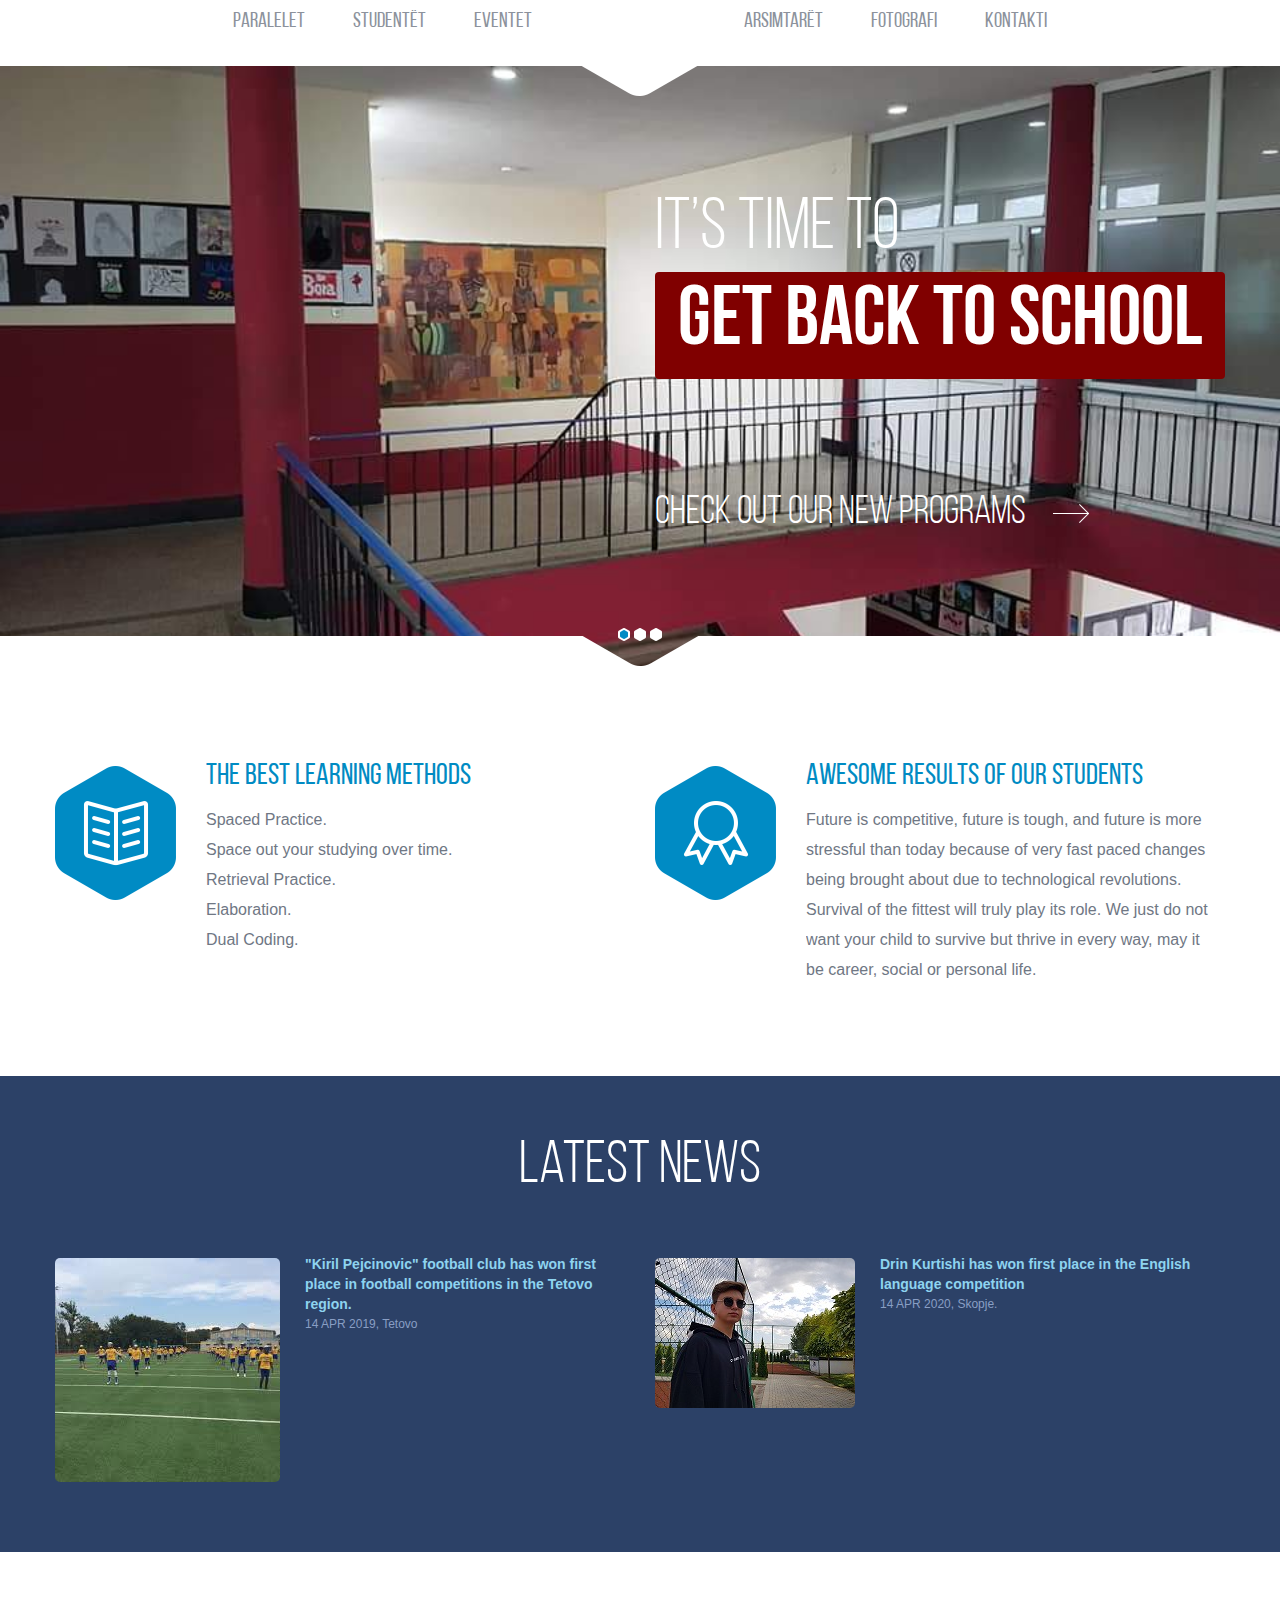
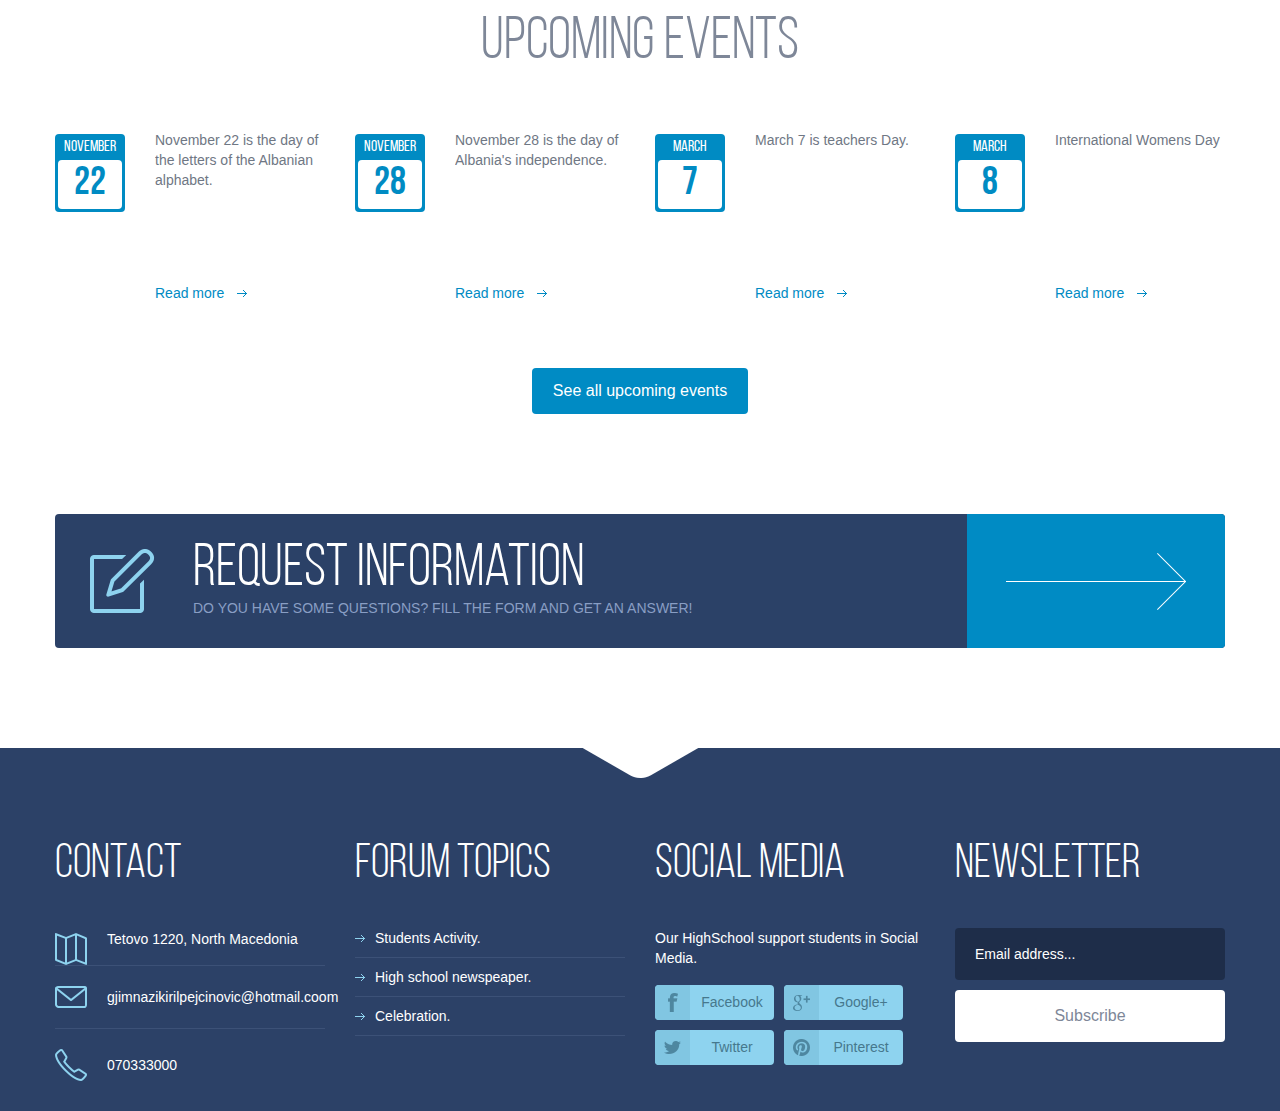
<file: index.html>
<!DOCTYPE html>
<!--[if IE 8]> <html class="ie8 oldie" lang="en"> <![endif]-->
<!--[if gt IE 8]><!-->
<html lang="en">
<!--<![endif]-->

<head>
	<meta charset="utf-8">
	<title>Kiril Pejcinovic</title>
	<meta name="viewport" content="width=device-width, 
		initial-scale=1, maximum-scale=1,
		 minimum-scale=1, user-scalable=no">
	<link rel="stylesheet" media="all" href="css/style.css">
	<!--[if lt IE 9]>
		<script src="http://html5shiv.googlecode.com/svn/trunk/html5.js"></script>
	<![endif]-->
</head>

<body>

	<header id="header">
		<div class="container">
			<a href="index.html" </a>
				<div class="menu-trigger"></div>
				<nav id="menu">
					<ul>
						<li><a href="events.html">Paralelet</a></li>
						<li><a href="gallery.html">Studentët</a></li>
						<li><a href="events.html">Eventet</a></li>
					</ul>
					<ul>
						<li><a href="gallery.html">Arsimtarët</a></li>
						<li><a href="gallery.html">Fotografi</a></li>
						<li><a href="#fancy" class="get-contact">Kontakti</a></li>
					</ul>
				</nav>
				<!-- / navigation -->
		</div>
		<!-- / container -->

	</header>
	<!-- / header -->

	<div class="slider">
		<ul class="bxslider">
			<li>
				<div class="container">
					<div class="info">
						<h2>It’s Time to <br><span>Get back to school</span></h2>
						<a href="#">Check out our new programs</a>
					</div>
				</div>
				<!-- / content -->
			</li>
			<li>
				<div class="container">
					<div class="info">
						<h2>It’s Time to <br><span>Get back to school</span></h2>
						<a href="#">Check out our new programs</a>
					</div>
				</div>
				<!-- / content -->
			</li>
			<li>
				<div class="container">
					<div class="info">
						<h2>It’s Time to <br><span>Get back to school</span></h2>
						<a href="#">Check out our new programs</a>
					</div>
				</div>
				<!-- / content -->
			</li>
		</ul>
		<div class="bg-bottom"></div>
	</div>

	<section class="posts">
		<div class="container">
			<article>
				<div class="pic"><img width="121" src="images/2.png" alt=""></div>
				<div class="info">
					<h3>The best learning methods</h3>
					<p>Spaced Practice.
						<br />
						Space out your studying over time.
						<br />
						Retrieval Practice.
						<br />
						Elaboration.
						<br />
						Dual Coding. </p>
				</div>
			</article>
			<article>
				<div class="pic"><img width="121" src="images/3.png" alt=""></div>
				<div class="info">
					<h3>Awesome results of our students</h3>
					<p>Future is competitive, future is tough, and future is more stressful than today because of very
						fast paced changes being brought about due to technological revolutions. Survival of the fittest
						will truly play its role. We just do not want your child to survive but thrive in every way, may
						it be career, social or personal life.
					</p>
				</div>
			</article>
		</div>
		<!-- / container -->
	</section>

	<section class="news">
		<div class="container">
			<h2>Latest news</h2>
			<article>
				<div class="pic"><img src="images/images.jfif" alt=""></div>
				<div class="info">
					<h4>
						"Kiril Pejcinovic" football club has won first place in football competitions in the Tetovo
						region. </h4>
					<p class="date">14 APR 2019, Tetovo</p>

				</div>
			</article>
			<article>
				<div class="pic"><img src="images/Drini.jpg" alt=""></div>
				<div class="info">
					<h4>Drin Kurtishi has won first place in the English language competition </h4>
					<p class="date">14 APR 2020, Skopje.</p>
					<p></p>

				</div>
			</article>

		</div>
		<!-- / container -->
	</section>

	<section class="events">
		<div class="container">
			<h2>Upcoming events</h2>
			<article>
				<div class="current-date">
					<p>November</p>
					<p class="date">22</p>
				</div>
				<div class="info">
					<p>November 22 is the day of the letters of the Albanian alphabet.</p>
					<a class="more" href="#">Read more</a>
				</div>
			</article>
			<article>
				<div class="current-date">
					<p>November</p>
					<p class="date">28</p>
				</div>
				<div class="info">
					<p> November 28 is the day of Albania's independence.</p>
					<a class="more" href="#">Read more</a>
				</div>
			</article>
			<article>
				<div class="current-date">
					<p>March</p>
					<p class="date">7</p>
				</div>
				<div class="info">
					<p> March 7 is teachers Day.</p>
					<a class="more" href="#">Read more</a>
				</div>
			</article>
			<article>
				<div class="current-date">
					<p>March</p>
					<p class="date">8</p>
				</div>
				<div class="info">
					<p> International Womens Day</p>
					<a class="more" href="#">Read more</a>
				</div>
			</article>
			<div class="btn-holder">
				<a class="btn blue" href="#">See all upcoming events</a>
			</div>
		</div>
		<!-- / container -->
	</section>
	<div class="container">
		<a href="#fancy" class="info-request">
			<span class="holder">
				<span class="title">Request information</span>
				<span class="text">Do you have some questions? Fill the form and get an answer!</span>
			</span>
			<span class="arrow"></span>
		</a>
	</div>

	<footer id="footer">
		<div class="container">
			<section>
				<article class="col-1">
					<h3>Contact</h3>
					<ul>
						<li class="address"><a href="#">Tetovo 1220, North Macedonia</a></li>
						<li class="mail"><a href="#">gjimnazikirilpejcinovic@hotmail.coom</a></li>
						<li class="phone last"><a href="#">070333000</a></li>
					</ul>
				</article>
				<article class="col-2">
					<h3>Forum topics</h3>
					<ul>
						<li><a href="#">Students Activity.</a></li>
						<li><a href="#">High school newspeaper.</a></li>
						<li><a href="#">Celebration.</a></li>

					</ul>
				</article>
				<article class="col-3">
					<h3>Social media</h3>
					<p>Our HighSchool support students in Social Media.</p>
					<ul>
						<li class="facebook"><a href="#">Facebook</a></li>
						<li class="google-plus"><a href="#">Google+</a></li>
						<li class="twitter"><a href="#">Twitter</a></li>
						<li class="pinterest"><a href="#">Pinterest</a></li>
					</ul>
				</article>
				<article class="col-4">
					<h3>Newsletter</h3>

					<form action="#">
						<input placeholder="Email address..." type="text">
						<button type="submit">Subscribe</button>
					</form>
					<ul>
						<li><a href="#"></a></li>
					</ul>
				</article>
			</section>

		</div>
		<!-- / container -->
	</footer>
	<!-- / footer -->

	<div id="fancy">
		<h2>Request information</h2>
		<form action="#">
			<div class="left">
				<fieldset class="mail"><input placeholder="Email address..." type="text"></fieldset>
				<fieldset class="name"><input placeholder="Name..." type="text"></fieldset>
				<fieldset class="subject"><select>
						<option>Choose subject...</option>
						<option>Choose subject...</option>
						<option>Choose subject...</option>
					</select></fieldset>
			</div>
			<div class="right">
				<fieldset class="question"><textarea placeholder="Question..."></textarea></fieldset>
			</div>
			<div class="btn-holder">
				<button class="btn blue" type="submit">Send request</button>
			</div>
		</form>
	</div>

	<script src="http://code.jquery.com/jquery-1.11.1.min.js"></script>
	<script>window.jQuery || document.write("<script src='js/jquery-1.11.1.min.js'>\x3C/script>")</script>
	<script src="js/plugins.js"></script>
	<script src="js/main.js"></script>
</body>

</html>
</file>
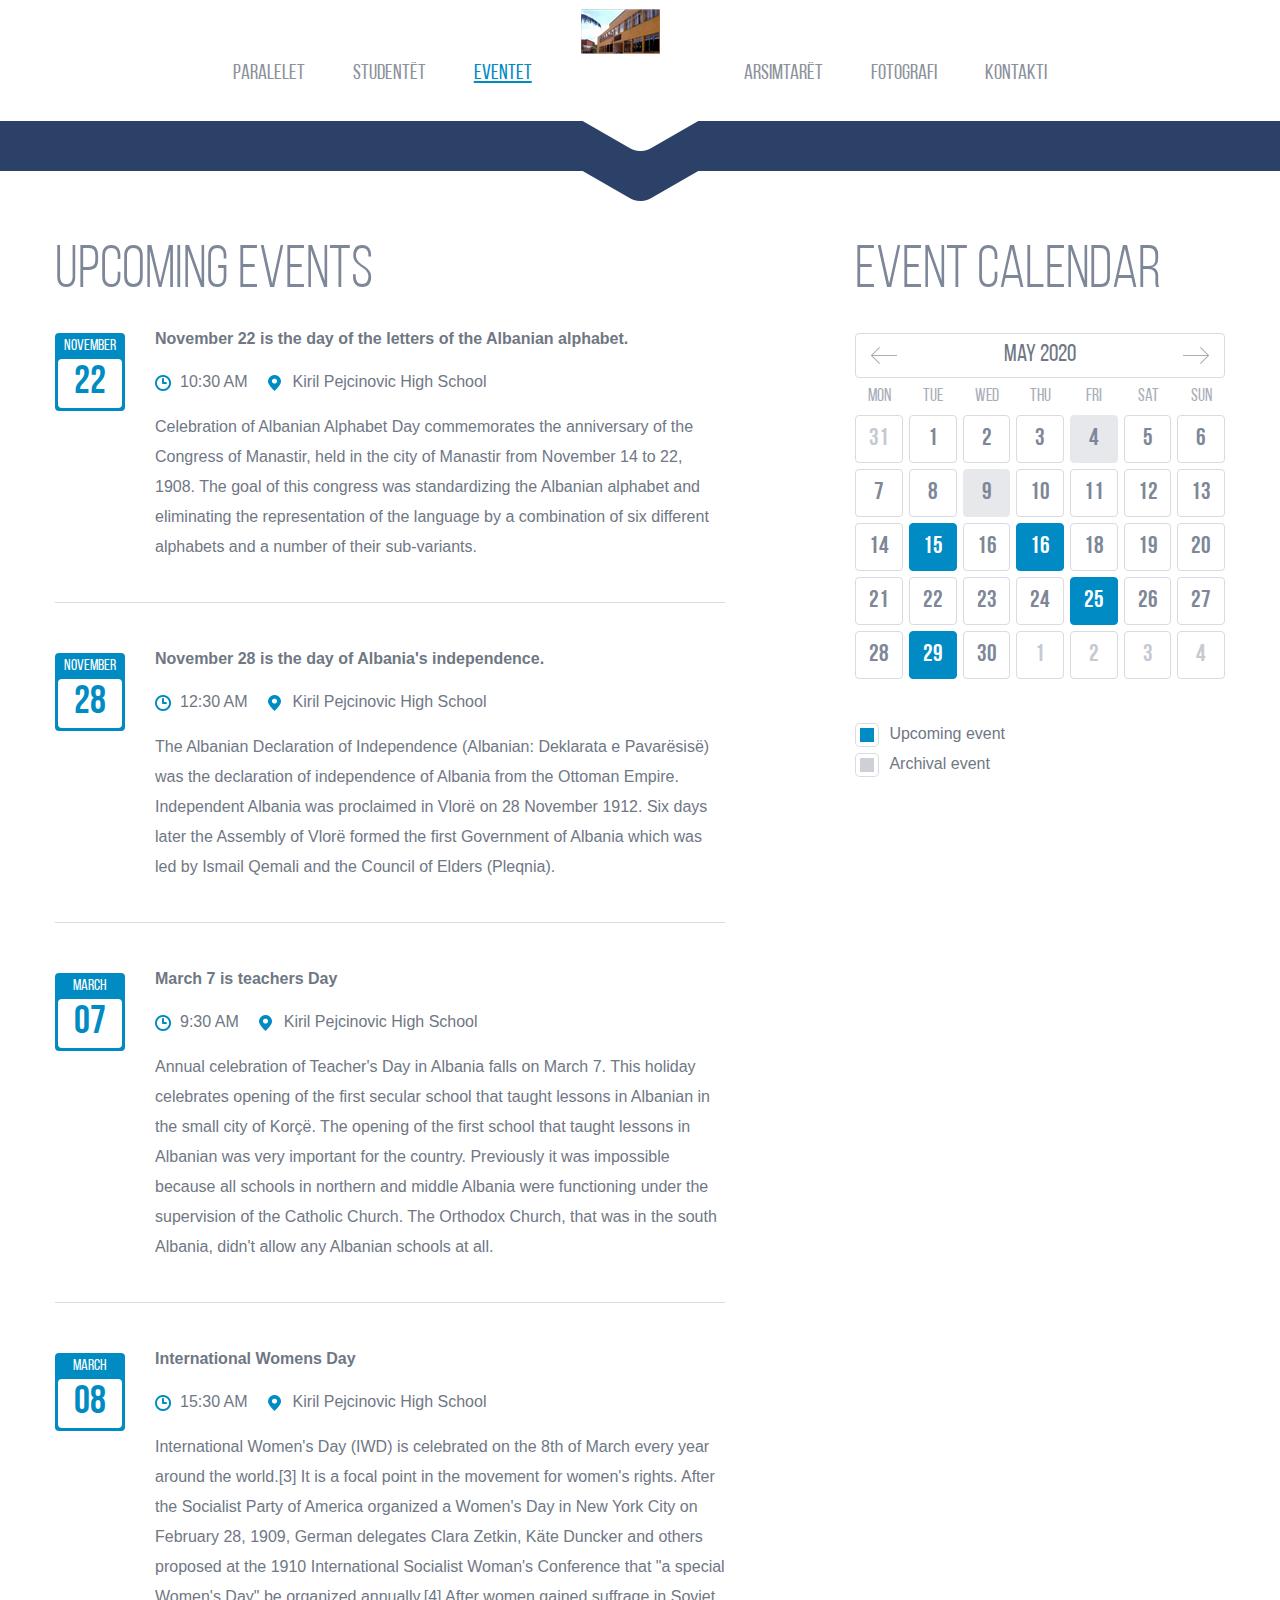
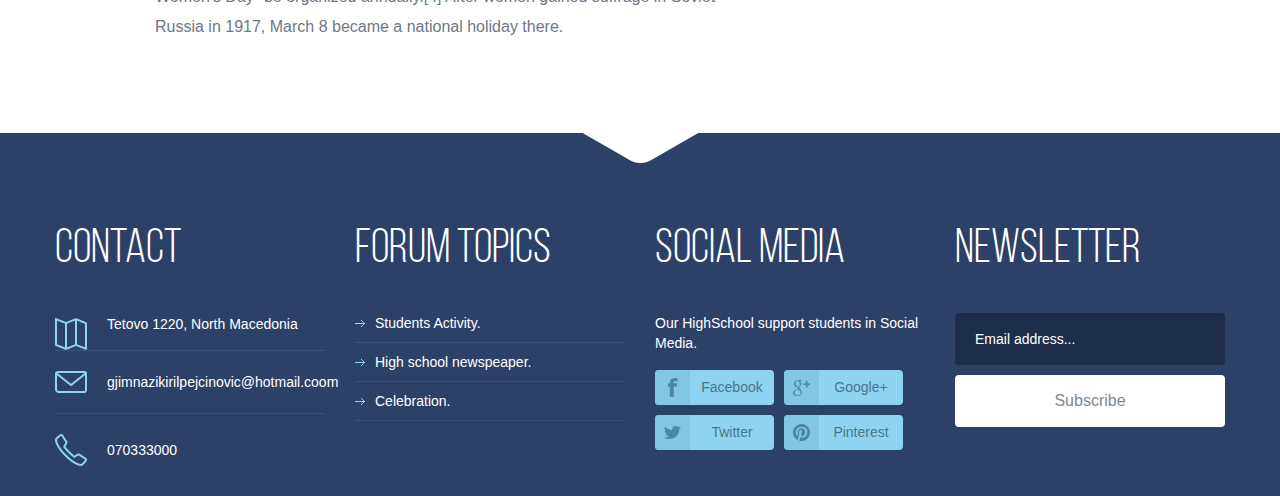
<file: events.html>
<!DOCTYPE html>
<!--[if IE 8]> <html class="ie8 oldie" lang="en"> <![endif]-->
<!--[if gt IE 8]><!-->
<html lang="en">
<!--<![endif]-->

<head>
	<meta charset="utf-8">
	<title>Kiril Pejcinovic</title>
	<meta name="viewport"
		content="width=device-width, initial-scale=1, maximum-scale=1, minimum-scale=1, user-scalable=no">
	<link rel="stylesheet" media="all" href="css/style.css">
	<!--[if lt IE 9]>
		<script src="http://html5shiv.googlecode.com/svn/trunk/html5.js"></script>
	<![endif]-->
</head>

<body>

	<header id="header">
		<div class="container">
			<a href="index.html" id="logo" title="KirilPejcinovic">
				Kiril Pejcinovic</a>
			<div class="menu-trigger"></div>
			<nav id="menu">
				<ul>
					<li><a href="events.html">Paralelet</a></li>
					<li><a href="gallery.html">Studentët</a></li>
					<li class="current"><a href="events.html">Eventet</a></li>
				</ul>
				<ul>
					<li><a href="gallery.html">Arsimtarët</a></li>
					<li><a href="gallery.html">Fotografi</a></li>
					<li><a href="#fancy" class="get-contact">Kontakti</a></li>
				</ul>
			</nav>
			<!-- / navigation -->
		</div>
		<!-- / container -->

	</header>
	<!-- / header -->

	<div class="divider"></div>

	<div class="content">
		<div class="container">

			<div class="main-content">
				<h1>Upcoming events</h1>
				<section class="posts-con">
					<article>
						<div class="current-date">
							<p>November</p>
							<p class="date">22</p>
						</div>
						<div class="info">
							<h3>November 22 is the day of the letters of the Albanian alphabet.</h3>
							<p class="info-line"><span class="time">10:30 AM</span><span class="place">Kiril Pejcinovic
									High
									School</span></p>
							<p>Celebration of Albanian Alphabet Day commemorates the anniversary of the Congress of
								Manastir, held in the city of Manastir from November 14 to 22, 1908. The goal of this
								congress was standardizing the Albanian alphabet and eliminating the representation of
								the language by a combination of six different alphabets and a number of their
								sub-variants.</p>
						</div>
					</article>
					<article>
						<div class="current-date">
							<p>November</p>
							<p class="date">28</p>
						</div>
						<div class="info">
							<h3>November 28 is the day of Albania's independence.</h3>
							<p class="info-line"><span class="time">12:30 AM</span><span class="place">Kiril Pejcinovic
									High
									School</span></p>
							<p>The Albanian Declaration of Independence (Albanian: Deklarata e Pavarësisë) was the
								declaration of independence of Albania from the Ottoman Empire. Independent Albania was
								proclaimed in Vlorë on 28 November 1912. Six days later the Assembly of Vlorë formed the
								first Government of Albania which was led by Ismail Qemali and the Council of Elders
								(Pleqnia).</p>
						</div>
					</article>
					<article>
						<div class="current-date">
							<p>March</p>
							<p class="date">07</p>
						</div>
						<div class="info">
							<h3>March 7 is teachers Day</h3>
							<p class="info-line"><span class="time">9:30 AM</span><span class="place">Kiril Pejcinovic
									High
									School</span></p>
							<p>Annual celebration of Teacher's Day in Albania falls on March 7. This holiday celebrates
								opening of the first secular school that taught lessons in Albanian in the small city of
								Korçë.
								The opening of the first school that taught lessons in Albanian was very important for
								the country. Previously it was impossible because all schools in northern and middle
								Albania were functioning under the supervision of the Catholic Church. The Orthodox
								Church, that was in the south Albania, didn't allow any Albanian schools at all.</p>
						</div>
					</article>
					<article class="last">
						<div class="current-date">
							<p>March</p>
							<p class="date">08</p>
						</div>
						<div class="info">
							<h3>International Womens Day</h3>
							<p class="info-line"><span class="time">15:30 AM</span><span class="place">Kiril Pejcinovic
									High
									School</span></p>
							<p>International Women's Day (IWD) is celebrated on the 8th of March every year around the
								world.[3] It is a focal point in the movement for women's rights.

								After the Socialist Party of America organized a Women's Day in New York City on
								February 28, 1909, German delegates Clara Zetkin, Käte Duncker and others proposed at
								the 1910 International Socialist Woman's Conference that "a special Women's Day" be
								organized annually.[4] After women gained suffrage in Soviet Russia in 1917, March 8
								became a national holiday there.</p>
						</div>
					</article>
				</section>
			</div>

			<aside id="sidebar">
				<div class="widget clearfix calendar">
					<h2>Event calendar</h2>
					<div class="head">
						<a class="prev" href="#"></a>
						<a class="next" href="#"></a>
						<h4>May 2020</h4>
					</div>
					<div class="table">
						<table>
							<tr>
								<th class="col-1">Mon</th>
								<th class="col-2">Tue</th>
								<th class="col-3">Wed</th>
								<th class="col-4">Thu</th>
								<th class="col-5">Fri</th>
								<th class="col-6">Sat</th>
								<th class="col-7">Sun</th>
							</tr>
							<tr>
								<td class="col-1 disable">
									<div>31</div>
								</td>
								<td class="col-2">
									<div>1</div>
								</td>
								<td class="col-3">
									<div>2</div>
								</td>
								<td class="col-4">
									<div>3</div>
								</td>
								<td class="col-5 archival">
									<div>4</div>
								</td>
								<td class="col-6">
									<div>5</div>
								</td>
								<td class="col-7">
									<div>6</div>
								</td>
							</tr>
							<tr>
								<td class="col-1">
									<div>7</div>
								</td>
								<td class="col-2">
									<div>8</div>
								</td>
								<td class="col-3 archival">
									<div>9</div>
								</td>
								<td class="col-4">
									<div>10</div>
								</td>
								<td class="col-5">
									<div>11</div>
								</td>
								<td class="col-6">
									<div>12</div>
								</td>
								<td class="col-7">
									<div>13</div>
								</td>
							</tr>
							<tr>
								<td class="col-1">
									<div>14</div>
								</td>
								<td class="col-2 upcoming">
									<div>
										<div class="tooltip">
											<div class="holder">
												<h4>Omnis iste natus error sit voluptatem dolor</h4>
												<p class="info-line"><span class="time">10:30 AM</span><span
														class="place">Lincoln High School</span></p>
												<p>At vero eos et accusamus et iusto odio dignissimos ducimus qui
													blanditiis praesentium voluptatum atque corrupti quos dolores et
													quas molestias excepturi sint occaecati cupiditate non provident
													similique.</p>
											</div>
										</div>15
									</div>
								</td>
								<td class="col-3">
									<div>16</div>
								</td>
								<td class="col-4 upcoming">
									<div>
										<div class="tooltip">
											<div class="holder">
												<h4>Omnis iste natus error sit voluptatem dolor</h4>
												<p class="info-line"><span class="time">10:30 AM</span><span
														class="place">Lincoln High School</span></p>
												<p>At vero eos et accusamus et iusto odio dignissimos ducimus qui
													blanditiis praesentium voluptatum atque corrupti quos dolores et
													quas molestias excepturi sint occaecati cupiditate non provident
													similique.</p>
											</div>
										</div>16
									</div>
								</td>
								<td class="col-5">
									<div>18</div>
								</td>
								<td class="col-6">
									<div>19</div>
								</td>
								<td class="col-7">
									<div>20</div>
								</td>
							</tr>
							<tr>
								<td class="col-1">
									<div>21</div>
								</td>
								<td class="col-2">
									<div>22</div>
								</td>
								<td class="col-3">
									<div>23</div>
								</td>
								<td class="col-4">
									<div>24</div>
								</td>
								<td class="col-5 upcoming">
									<div>
										<div class="tooltip">
											<div class="holder">
												<h4>Omnis iste natus error sit voluptatem dolor</h4>
												<p class="info-line"><span class="time">10:30 AM</span><span
														class="place">Lincoln High School</span></p>
												<p>At vero eos et accusamus et iusto odio dignissimos ducimus qui
													blanditiis praesentium voluptatum atque corrupti quos dolores et
													quas molestias excepturi sint occaecati cupiditate non provident
													similique.</p>
											</div>
										</div>25
									</div>
								</td>
								<td class="col-6">
									<div>26</div>
								</td>
								<td class="col-7">
									<div>27</div>
								</td>
							</tr>
							<tr>
								<td class="col-1">
									<div>28</div>
								</td>
								<td class="col-2 upcoming">
									<div>
										<div class="tooltip">
											<div class="holder">
												<h4>Omnis iste natus error sit voluptatem dolor</h4>
												<p class="info-line"><span class="time">10:30 AM</span><span
														class="place">Lincoln High School</span></p>
												<p>At vero eos et accusamus et iusto odio dignissimos ducimus qui
													blanditiis praesentium voluptatum atque corrupti quos dolores et
													quas molestias excepturi sint occaecati cupiditate non provident
													similique.</p>
											</div>
										</div>29
									</div>
								</td>
								<td class="col-3">
									<div>30</div>
								</td>
								<td class="col-4 disable">
									<div>1</div>
								</td>
								<td class="col-5 disable">
									<div>2</div>
								</td>
								<td class="col-6 disable">
									<div>3</div>
								</td>
								<td class="col-7 disable">
									<div>4</div>
								</td>
							</tr>
						</table>
					</div>
					<div class="note">
						<p class="upcoming-note">Upcoming event</p>
						<p class="archival-note">Archival event</p>
					</div>
				</div>
				<div class="widget list">


				</div>
			</aside>
			<!-- / sidebar -->

		</div>
		<!-- / container -->
	</div>

	<footer id="footer">
		<div class="container">
			<section>
				<article class="col-1">
					<h3>Contact</h3>
					<ul>
						<li class="address"><a href="#">Tetovo 1220, North Macedonia</a></li>
						<li class="mail"><a href="#">gjimnazikirilpejcinovic@hotmail.coom</a></li>
						<li class="phone last"><a href="#">070333000</a></li>
					</ul>
				</article>
				<article class="col-2">
					<h3>Forum topics</h3>
					<ul>
						<li><a href="#">Students Activity.</a></li>
						<li><a href="#">High school newspeaper.</a></li>
						<li><a href="#">Celebration.</a></li>

					</ul>
				</article>
				<article class="col-3">
					<h3>Social media</h3>
					<p>Our HighSchool support students in Social Media.</p>
					<ul>
						<li class="facebook"><a href="#">Facebook</a></li>
						<li class="google-plus"><a href="#">Google+</a></li>
						<li class="twitter"><a href="#">Twitter</a></li>
						<li class="pinterest"><a href="#">Pinterest</a></li>
					</ul>
				</article>
				<article class="col-4">
					<h3>Newsletter</h3>

					<form action="#">
						<input placeholder="Email address..." type="text">
						<button type="submit">Subscribe</button>
					</form>
					<ul>
						<li><a href="#"></a></li>
					</ul>
				</article>
			</section>

		</div>
		<!-- / container -->
	</footer>
	<!-- / footer -->

	<div id="fancy">
		<h2>Request information</h2>
		<form action="#">
			<div class="left">
				<fieldset class="mail"><input placeholder="Email address..." type="text"></fieldset>
				<fieldset class="name"><input placeholder="Name..." type="text"></fieldset>
				<fieldset class="subject"><select>
						<option>Choose subject...</option>
						<option>Choose subject...</option>
						<option>Choose subject...</option>
					</select></fieldset>
			</div>
			<div class="right">
				<fieldset class="question"><textarea placeholder="Question..."></textarea></fieldset>
			</div>
			<div class="btn-holder">
				<button class="btn blue" type="submit">Send request</button>
			</div>
		</form>
	</div>

	<script src="http://code.jquery.com/jquery-1.11.1.min.js"></script>
	<script>window.jQuery || document.write("<script src='js/jquery-1.11.1.min.js'>\x3C/script>")</script>
	<script src="js/plugins.js"></script>
	<script src="js/main.js"></script>
</body>

</html>
</file>
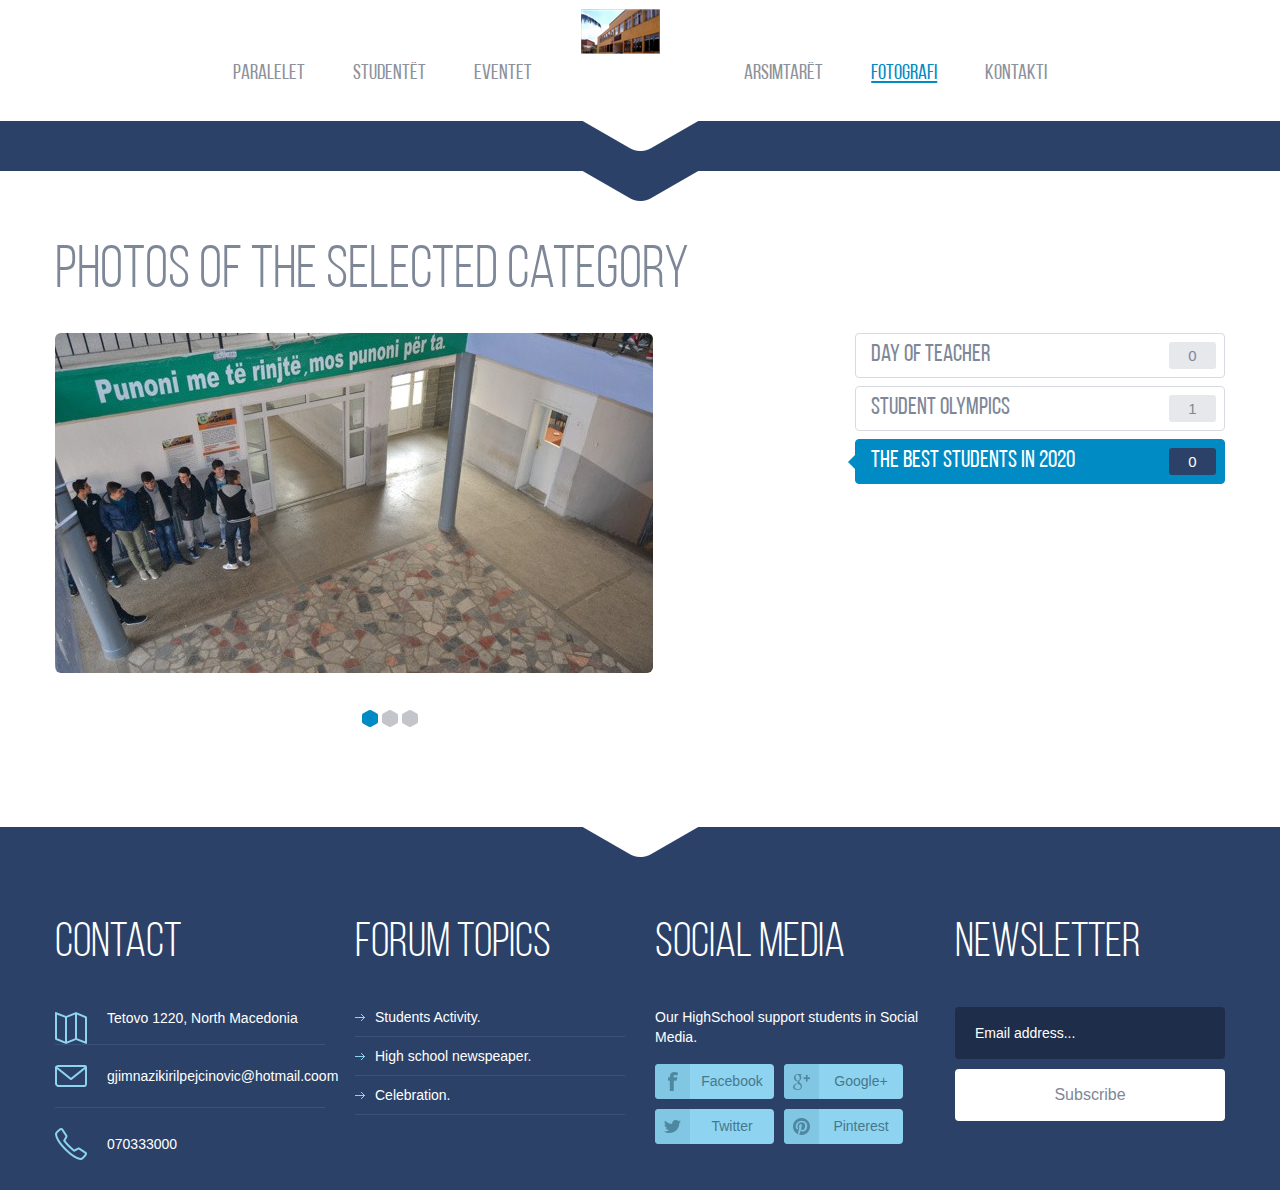
<file: gallery.html>
<!DOCTYPE html>
<!--[if IE 8]> <html class="ie8 oldie" lang="en"> <![endif]-->
<!--[if gt IE 8]><!-->
<html lang="en">
<!--<![endif]-->

<head>
	<meta charset="utf-8">
	<title>Gjimnazi "Kiril Pejcinovic"</title>
	<meta name="viewport"
		content="width=device-width, initial-scale=1, maximum-scale=1, minimum-scale=1, user-scalable=no">
	<link rel="stylesheet" media="all" href="css/style.css">
	<!--[if lt IE 9]>
		<script src="http://html5shiv.googlecode.com/svn/trunk/html5.js"></script>
	<![endif]-->
</head>

<body>

	<header id="header">
		<div class="container">
			<a href="index.html" id="logo" title="GjimnaziKirilPejcinovic">Kiril Pejcinovic</a>
			<div class="menu-trigger"></div>
			<nav id="menu">
				<ul>
					<li><a href="events.html">Paralelet</a></li>
					<li><a href="gallery.html">Studentët</a></li>
					<li><a href="events.html">Eventet</a></li>
				</ul>
				<ul>
					<li><a href="gallery.html">Arsimtarët</a></li>
					<li class="current"><a href="gallery.html">Fotografi</a></li>
					<li><a href="#fancy" class="get-contact">Kontakti</a></li>
				</ul>
			</nav>
			<!-- / navigation -->
		</div>
		<!-- / container -->

	</header>
	<!-- / header -->

	<div class="divider"></div>

	<div class="content">
		<div class="container">
			<h1 class="single">Photos of the selected category</h1>

			<div class="main-content">
				<div class="slider-con">
					<ul class="bxslider">
						<li>
							<div class="slide">
								<ul>
									<li><a href="#"><img src="images/7436c42d-e041_DSC_0158.jpeg" alt=""></a></li>

								</ul>
							</div>
						</li>
						<li>
							<div class="slide">
								<ul>
									<li><a href="#"><img src="images/7436c42d-e041_DSC_0158.jpeg" alt=""></a></li>

								</ul>
							</div>
						</li>
						<li>
							<div class="slide">
								<ul>
									<li><a href="#"><img src="images/7436c42d-e041_DSC_0158.jpeg" alt=""></a></li>
								</ul>
							</div>
						</li>
					</ul>
				</div>
			</div>

			<aside id="sidebar">
				<div class="widget sidemenu">
					<ul>
						<li><a href="#">Day of teacher<span class="nr">0</span></a></li>
						<li><a href="#">Student olympics<span class="nr">1</span></a></li>
						<li class="current"><a href="#">The best students in 2020<span class="nr">0</span></a></li>


					</ul>
				</div>
			</aside>
			<!-- / sidebar -->

		</div>
		<!-- / container -->
	</div>

	<footer id="footer">
		<div class="container">
			<section>
				<article class="col-1">
					<h3>Contact</h3>
					<ul>
						<li class="address"><a href="#">Tetovo 1220, North Macedonia</a></li>
						<li class="mail"><a href="#">gjimnazikirilpejcinovic@hotmail.coom</a></li>
						<li class="phone last"><a href="#">070333000</a></li>
					</ul>
				</article>
				<article class="col-2">
					<h3>Forum topics</h3>
					<ul>
						<li><a href="#">Students Activity.</a></li>
						<li><a href="#">High school newspeaper.</a></li>
						<li><a href="#">Celebration.</a></li>

					</ul>
				</article>
				<article class="col-3">
					<h3>Social media</h3>
					<p>Our HighSchool support students in Social Media.</p>
					<ul>
						<li class="facebook"><a href="#">Facebook</a></li>
						<li class="google-plus"><a href="#">Google+</a></li>
						<li class="twitter"><a href="#">Twitter</a></li>
						<li class="pinterest"><a href="#">Pinterest</a></li>
					</ul>
				</article>
				<article class="col-4">
					<h3>Newsletter</h3>

					<form action="#">
						<input placeholder="Email address..." type="text">
						<button type="submit">Subscribe</button>
					</form>
					<ul>
						<li><a href="#"></a></li>
					</ul>
				</article>
			</section>

		</div>
		<!-- / container -->
	</footer>
	<!-- / footer -->

	<div id="fancy">
		<h2>Request information</h2>
		<form action="#">
			<div class="left">
				<fieldset class="mail"><input placeholder="Email address..." type="text"></fieldset>
				<fieldset class="name"><input placeholder="Name..." type="text"></fieldset>
				<fieldset class="subject"><select>
						<option>Choose subject...</option>
						<option>Choose subject...</option>
						<option>Choose subject...</option>
					</select></fieldset>
			</div>
			<div class="right">
				<fieldset class="question"><textarea placeholder="Question..."></textarea></fieldset>
			</div>
			<div class="btn-holder">
				<button class="btn blue" type="submit">Send request</button>
			</div>
		</form>
	</div>
	<script src="http://code.jquery.com/jquery-1.11.1.min.js"></script>
	<script>window.jQuery || document.write("<script src='js/jquery-1.11.1.min.js'>\x3C/script>")</script>
	<script src="js/plugins.js"></script>
	<script src="js/main.js"></script>
</body>

</html>
</file>
<file: css/style.css>
html,
body,
div,
span,
applet,
object,
iframe,
h1,
h2,
h3,
h4,
h5,
h6,
p,
blockquote,
pre,
a,
abbr,
acronym,
address,
big,
cite,
code,
del,
dfn,
em,
img,
ins,
kbd,
q,
s,
samp,
small,
strike,
strong,
sub,
sup,
tt,
var,
b,
u,
i,
center,
dl,
dt,
dd,
ol,
ul,
li,
fieldset,
form,
label,
legend,
table,
caption,
tbody,
tfoot,
thead,
tr,
th,
td,
article,
aside,
canvas,
details,
figcaption,
figure,
footer,
header,
hgroup,
menu,
nav,
section,
summary,
time,
mark,
audio,
video {
	margin: 0;
	padding: 0;
	border: 0;
	font-size: 100%;
	font: inherit;
	vertical-align: baseline;
}

*,
*:before,
*:after {
	-moz-box-sizing: border-box;
	-webkit-box-sizing: border-box;
	box-sizing: border-box;
}

article,
aside,
details,
figcaption,
figure,
footer,
header,
hgroup,
menu,
nav,
section {
	display: block;
}

img {
	vertical-align: middle;
}

ol,
ul {
	list-style: none;
}

blockquote,
q {
	quotes: none;
}

blockquote:before,
blockquote:after,
q:before,
q:after {
	content: '';
	content: none;
}

table {
	border-collapse: collapse;
	border-spacing: 0;
}

a[href],
label[for],
select,
input[type=checkbox],
input[type=radio] {
	cursor: pointer;
}

button,
input[type=button],
input[type=image],
input[type=reset],
input[type=submit] {
	padding: 0;
	overflow: visible;
	cursor: pointer;
}

button::-moz-focus-inner,
input[type=button]::-moz-focus-inner,
input[type=image]::-moz-focus-inner,
input[type=reset]::-moz-focus-inner,
input[type=submit]::-moz-focus-inner {
	border: 0;
}

.hide {
	position: absolute !important;
	left: -9999em !important;
}

.clearfix:after {
	content: "";
	display: block;
	clear: both;
}

h1,
h2,
h3,
h4,
h5,
h6 {
	font-weight: normal;
}

strong {
	font-weight: bold;
}

em {
	font-style: italic;
}

del {
	text-decoration: line-through;
}

th,
td {
	vertical-align: top;
}

th {
	font-weight: normal;
	text-align: left;
}

address,
cite,
dfn {
	font-style: normal;
}

abbr,
acronym {
	border-bottom: 1px dotted #999;
	cursor: help;
}

sub,
sup {
	position: relative;
	font-size: 75%;
	line-height: 0;
}

sup {
	top: -0.5em;
}

sub {
	bottom: -0.25em;
}

textarea {
	overflow: auto;
}

/* Normalized Styles
------------------------------------------------------------------------------*/

body {
	font: 16px/30px Arial, Helvetica, sans-serif;
	color: #6f7784;
	background: #fff;
}

input,
textarea,
select,
button {
	outline: none;
	font-family: Arial, Helvetica, sans-serif;
}

a,
a:visited,
a:focus,
a:active {
	text-decoration: none;
	color: #008bc4;
}

a:hover {
	text-decoration: underline;
}

/* Container
------------------------------------------------------------------------------*/

.container {
	position: relative;
	width: 1200px;
	margin: 0 auto;
}

/* Header
------------------------------------------------------------------------------*/

#header {
	padding: 8px 0 20px 0;
	z-index: 99;
	position: relative;
}

#logo {
	width: 121px;
	height: 134px;
	display: block;
	cursor: pointer;
	margin: 0 auto -82px;
	text-indent: -9999em;
	background: url(../images/logo.png) no-repeat;
	position: relative;
	z-index: 3;
}

/* Navigation
------------------------------------------------------------------------------*/

#menu {
	text-align: center;
}

#menu ul {
	padding: 0 80px;
	display: inline-block;
}

#menu li {
	float: left;
	padding: 0 24px;
}

#menu a {
	font-size: 21px;
	line-height: 28px;
	color: #8c929c;
	font-family: 'BebasNeue';
	display: block;
}

#menu a:hover,
#menu .current a {
	color: #008bc4;
	text-decoration: underline;
}

/* main-content
------------------------------------------------------------------------------*/

.content {
	overflow: hidden;
	padding-bottom: 10px;
}

.main-content {
	float: left;
	width: 58.333%;
	padding: 0 15px;
}

.divider {
	background: #2c4167 url(../images/bg_white_arrow.png) no-repeat 50% 0;
	height: 80px;
	position: relative;
	margin-top: 3px;
	margin-bottom: 37px;
}

.divider:after {
	background: url(../images/bg_white.png) no-repeat 50% 0;
	height: 30px;
	position: absolute;
	content: "";
	left: 0;
	right: 0;
	bottom: 0;
}

.posts-con article {
	border-bottom: 1px solid #d8dbe1;
	padding-bottom: 40px;
	margin-bottom: 41px;
}

.slider-con {
	padding: 9px 0 77px 0;
	margin-right: -20px;
}

.slider-con .slide li {
	padding: 0 19px 19px 0;
	float: left;
}

.slider-con .slide li img {
	border-radius: 6px;
}

.slider-con .bx-pager {
	text-align: center;
	padding-top: 18px;
	padding-right: 20px;
}

.slider-con .bx-pager-item {
	display: inline-block;
	padding: 0 2px;
}

.slider-con .bx-pager-item a {
	width: 16px;
	text-indent: -999em;
	height: 17px;
	display: block;
	background: url(../images/bg_slider_nav_2.png) no-repeat;
}

.slider-con .bx-pager-item a.active,
.slider-con .bx-pager-item a:hover {
	background-position: -16px 0;
}

.slider-con .bx-controls-direction {
	display: none;
}

.posts-con article.last {
	border-bottom: none;
}

.posts-con .current-date {
	margin-top: 9px;
}

.posts-con h3 {
	font-weight: bold;
	font-size: 16px;
	line-height: 22px;
	padding-top: 4px;
	padding-bottom: 22px;
}

.posts-con .info {
	overflow: hidden;
}

.posts-con .info-line {
	font-size: 16px;
	line-height: 20px;
	padding-bottom: 20px;
}

.posts-con .info-line .time {
	padding: 0 20px 0 25px;
	background: url(../images/ico_time.png) no-repeat 0 3px;
	display: inline-block;
}

.posts-con .info-line .place {
	padding: 0 20px 0 25px;
	background: url(../images/ico_place.png) no-repeat 0 3px;
	display: inline-block;
}

h1.single {
	margin: 0 15px 0 15px;
}

/* sidebar
------------------------------------------------------------------------------*/

#sidebar {
	width: 33.3%;
	float: right;
	padding: 0 15px;
}

#sidebar h2 {
	text-align: left;
	padding-bottom: 27px;
}

#sidebar .widget {
	padding-bottom: 85px;
}

#sidebar .sidemenu {
	padding-top: 9px;
}

#sidebar .sidemenu a {
	border: 1px solid #d7dbe1;
	border-radius: 4px;
	display: block;
	margin-bottom: 8px;
	height: 45px;
	line-height: 43px;
	padding: 0 0 0 15px;
	font-family: 'BebasNeue';
	color: #7e8798;
	font-size: 24px;
	position: relative;
}

.mac #sidebar .sidemenu a {
	padding: 3px 0 0 15px;
}

#sidebar .sidemenu a:hover:after,
#sidebar .sidemenu .current a:after {
	position: absolute;
	content: "";
	left: -8px;
	top: 15px;
	width: 0;
	height: 0;
	border-style: solid;
	border-width: 7.5px 7px 7.5px 0;
	border-color: transparent #008cc4 transparent transparent;
}

#sidebar .sidemenu .current a,
#sidebar .sidemenu a:hover {
	border: 1px solid #008bc4;
	color: #fff;
	background: #008bc4;
	text-decoration: none;
}

#sidebar .sidemenu .current a .nr,
#sidebar .sidemenu a:hover .nr {
	background: #2c4167;
}

#sidebar .sidemenu a .nr {
	height: 27px;
	width: 47px;
	display: block;
	border-radius: 3px;
	float: right;
	background: #e7e8ec;
	line-height: 27px;
	font-size: 15px;
	margin: 8px;
	font-family: Arial, Helvetica, sans-serif;
	text-align: center;
}

.mac #sidebar .sidemenu a .nr {
	margin: 5px 8px 8px 8px;
}

#sidebar .calendar .head {
	overflow: hidden;
	height: 45px;
	line-height: 43px;
	border-radius: 4px;
	border: 1px solid #d8dbe1;
	text-align: center;
	font-size: 24px;
	font-family: 'BebasNeue';
	padding: 0 15px;
	margin-bottom: 7px;
}

#sidebar .calendar .head .next,
#sidebar .calendar .head .prev {
	background: url(../images/bg_arrow_nav.png) no-repeat;
	height: 17px;
	width: 26px;
	display: block;
	float: left;
	margin: 13px 0 -30px 0;
}

#sidebar .calendar .head .next {
	float: right;
	background-position: -26px 0;
}

.mac #sidebar .calendar .head h4 {
	padding-top: 4px;
}

#sidebar .calendar .table {
	margin: 0 -3px;
}

#sidebar .calendar table {
	width: 100%;
}

#sidebar .calendar table tr {
}

#sidebar .calendar th {
	font-family: 'BebasNeue';
	font-size: 18px;
	line-height: 24px;
	color: #a8adb7;
	text-align: center;
	padding-bottom: 3px;
}

#sidebar .calendar td {
	font-family: 'BebasNeue';
	font-size: 24px;
	line-height: 46px;
	color: #7e8798;
	font-weight: bold;
	text-align: center;
}

#sidebar .calendar td.disable {
	color: #c5c9d1;
}

#sidebar .calendar td.archival > div {
	background: #e6e8ec;
	border-color: #e6e8ec;
	border: 1px solid #e6e8ec;
}

#sidebar .calendar td.upcoming > div {
	background: #008bc4;
	color: #fff;
	border: 1px solid #008bc4;
}

#sidebar .calendar td.upcoming > div.hover {
	background: #2c4167;
	border: 1px solid #2c4167;
}

#sidebar .calendar td > div {
	border-radius: 4px;
	border: 1px solid #d8dbe1;
	margin: 3px;
	display: block;
}

.mac #sidebar .calendar td > div {
	padding-top: 4px;
}

#sidebar .calendar .tooltip {
	position: relative;
	z-index: 2;
}

#sidebar .calendar .tooltip .holder {
	display: none;
	position: absolute;
	top: -72px;
	left: -382px;
	border-radius: 4px;
	background: #2b4167;
	text-align: left;
	font-size: 14px;
	line-height: 24px;
	color: #fff;
	font-family: Arial, Helvetica, sans-serif;
	width: 375px;
	padding: 14px 20px 13px 20px;
	font-weight: normal;
}

#sidebar .calendar .tooltip .holder:after {
	position: absolute;
	top: 91px;
	right: -4px;
	content: "";
	width: 0;
	height: 0;
	border-style: solid;
	border-width: 4px 0 4px 4px;
	border-color: transparent transparent transparent #2c4167;
}

#sidebar .calendar .tooltip h4 {
	font-weight: bold;
	padding-bottom: 10px;
}

#sidebar .calendar .tooltip .info-line {
	color: #899ec4;
	padding-bottom: 9px;
}

#sidebar .calendar .tooltip .time {
	padding: 0 29px 0 23px;
	background: url(../images/ico_time_2.png) no-repeat 0 3px;
	display: inline-block;
}

#sidebar .calendar .tooltip .place {
	padding: 0 20px 0 22px;
	background: url(../images/ico_place_2.png) no-repeat 0 3px;
	display: inline-block;
}

#sidebar .calendar .note {
	padding: 37px 0 0 0;
}

#sidebar .calendar .note p {
	position: relative;
	padding-left: 34px;
	padding-right: 44px;
	float: left;
}

#sidebar .calendar .note p:after {
	position: absolute;
	background: #008bc4;
	content: "";
	height: 22px;
	width: 22px;
	display: block;
	border: 4px solid #fff;
	box-shadow: 0 0 0 1px #d8dbe1;
	top: 5px;
	left: 1px;
	border-radius: 4px;
}

#sidebar .calendar .note .archival-note:after {
	background: #ced0d5;
}

#sidebar .list ul {
	margin-right: -25px;
}

#sidebar .list li {
	float: left;
	padding: 0 19px 19px 0;
}

#sidebar .list li img {
	border-radius: 6px;
}

#sidebar .list .btn {
	padding: 0 26px;
}

#sidebar .btn-holder {
	padding-top: 4px;
}

/* slider
------------------------------------------------------------------------------*/

.slider {
	height: 600px;
	position: relative;
	overflow: hidden;
	margin-bottom: 94px;
}

.slider .bxslider li {
	background: url(../images/FB_IMG_1589120460677.jpg) no-repeat 50% 50%;
	background-size: cover;
	height: 600px;
}

.slider .info {
	float: right;
	padding: 122px 15px 0 0;
}

.slider .info h2 {
	color: #fff;
	font-family: 'BebasNeue';
	font-weight: 300;
	font-size: 72px;
	line-height: 84px;
	padding-bottom: 110px;
	text-align: left;
}

.slider .info h2 span {
	color: #fff;
	font-family: 'BebasNeue';
	font-weight: 700;
	font-size: 84px;
	line-height: 101px;
	border-radius: 4px;
	background: maroon;
	padding: 1px 23px 5px 23px;
	display: inline-block;
}

.mac .slider .info h2 span {
	line-height: 81px;
	padding-top: 20px;
}

.slider .info a {
	color: #fff;
	font-family: 'BebasNeue';
	font-size: 40px;
	line-height: 48px;
	font-weight: 300;
	padding-right: 63px;
	background: url(../images/bg_arrow.png) no-repeat 100% 50%;
}

.slider:after {
	position: absolute;
	background: url(../images/bg_white_arrow.png) no-repeat;
	height: 30px;
	width: 117px;
	top: 0;
	left: 50%;
	margin: 0 0 0 -59px;
	content: "";
}

.slider .bg-bottom {
	position: absolute;
	background: url(../images/bg_white.png) no-repeat;
	height: 30px;
	width: 1920px;
	bottom: 0;
	left: 50%;
	margin: 0 0 0 -960px;
	content: "";
}

.slider .bx-controls-direction {
	display: none;
}

.slider .bx-pager {
	position: absolute;
	bottom: 8px;
	left: 0;
	right: 0;
	text-align: center;
	z-index: 999;
}

.slider .bx-pager-item {
	display: inline-block;
	padding: 0 2px;
}

.slider .bx-pager-item a {
	display: block;
	background: url(../images/bg_slider_nav.png) no-repeat;
	height: 13px;
	width: 12px;
	text-indent: -999em;
}

.slider .bx-pager-item a.active,
.slider .bx-pager-item a:hover {
	background-position: -12px 0;
}

/* posts
------------------------------------------------------------------------------*/

.posts {
	overflow: hidden;
	padding-bottom: 91px;
}

.posts article {
	width: 50%;
	float: left;
	padding: 0 15px;
}

.posts .pic {
	float: left;
	margin-right: 30px;
	margin-top: 6px;
}

.posts .info {
	overflow: hidden;
	padding-right: 10px;
}

.posts .info h3 {
	overflow: hidden;
	color: #008bc3;
	font-family: 'BebasNeue';
	font-size: 30px;
	line-height: 34px;
	padding-bottom: 11px;
}

/* news
------------------------------------------------------------------------------*/

.news {
	overflow: hidden;
	background: #2c4167;
	padding: 57px 0 70px 0;
}

h1,
h2 {
	color: #7e8798;
	font-size: 60px;
	font-family: 'BebasNeue';
	line-height: 68px;
	font-weight: 300;
	text-align: center;
	padding-bottom: 53px;
}

h1 {
	text-align: left;
	padding-bottom: 18px;
}

.news h2 {
	color: #fff;
}

.news article {
	width: 50%;
	float: left;
	padding: 0 15px;
}

.news .pic {
	float: left;
	margin-right: 25px;
	margin-top: 4px;
}

.news .pic img {
	border-radius: 5px;
}

.news .info {
	overflow: hidden;
	color: #fff;
	font-size: 14px;
	line-height: 20px;
}

.news .info h4 {
	color: #8ed3ef;
	font-size: 14px;
	line-height: 20px;
	font-weight: bold;
}

.news .info .date {
	color: #899ec4;
	font-size: 12px;
	line-height: 20px;
	padding-bottom: 10px;
}

.news .info p {
	padding-bottom: 11px;
}

.news .more {
	padding-right: 23px;
	background: url(../images/bg_arrow_blue.png) no-repeat 100% 50%;
	color: #8ed3ef;
}

.more {
	padding-right: 23px;
	background: url(../images/bg_arrow_blue_dark.png) no-repeat 100% 50%;
	color: #008bc4;
}

.btn-holder {
	text-align: center;
	clear: both;
	padding: 65px 0 0 0;
}

a.btn,
.btn {
	color: #7d8797;
	border-radius: 4px;
	background: #fff;
	font-size: 16px;
	height: 46px;
	line-height: 46px;
	display: inline-block;
	padding: 0 21px;
	border: none;
}

a.btn.blue,
.btn.blue {
	background: #008bc4;
	color: #fff;
}

/* events
------------------------------------------------------------------------------*/

.events {
	padding: 57px 0 100px 0;
}

.events article {
	width: 25%;
	float: left;
	padding: 0 15px;
	font-size: 14px;
	line-height: 20px;
}

.current-date {
	width: 70px;
	float: left;
	border-radius: 4px;
	background-color: #008bc3;
	margin-right: 30px;
	margin-top: 4px;
	text-align: center;
	font-family: 'BebasNeue';
	color: #fff;
	font-size: 16px;
	padding: 3px;
	line-height: 20px;
}

.current-date .date {
	background-color: #fff;
	color: #008bc3;
	font-size: 40px;
	border-radius: 4px;
	line-height: 49px;
	margin-top: 3px;
	font-weight: bold;
}

.events .info {
	overflow: hidden;
}

.events .info p {
	padding-bottom: 13px;
	min-height: 153px;
}

/* info-request
------------------------------------------------------------------------------*/

.info-request {
	border-radius: 4px;
	background: #2b4167 url(../images/ico_information.png) no-repeat 35px 35px;
	display: block;
	padding: 0 0 0 138px;
	margin: 0 15px 100px 15px;
	height: 134px;
	overflow: hidden;
}

.info-request:hover {
	text-decoration: none;
}

.info-request .holder {
	width: 70%;
	display: block;
	float: left;
}

.info-request .arrow {
	width: 25%;
	display: block;
	float: right;
	height: 100%;
	background: #008bc4 url(../images/bg_arrow_information.png) no-repeat 50% 50%;
}

.info-request .title {
	color: #fff;
	font-size: 60px;
	font-family: 'BebasNeue';
	line-height: 60px;
	padding: 26px 0 0 0;
	display: block;
	font-weight: 300;
}

.info-request .text {
	color: #899ec4;
	font-size: 14px;
	line-height: 20px;
	margin: -2px 0 0 0;
	display: block;
	text-transform: uppercase;
}

/* Content
------------------------------------------------------------------------------*/

#content {
	float: right;
	width: 760px;
}

/* Footer
------------------------------------------------------------------------------*/

#footer {
	clear: both;
	background: #2c4167 url(../images/bg_white_arrow.png) no-repeat 50% 0;
	overflow: hidden;
	padding: 91px 0 0 0;
	font-size: 14px;
	color: #fff;
	line-height: 20px;
}

#footer article {
	float: left;
	width: 25%;
	padding: 0 15px;
}

#footer h3 {
	color: #fff;
	font-size: 48px;
	font-family: 'BebasNeue';
	line-height: 52px;
	display: block;
	padding-bottom: 37px;
	font-weight: 300;
}

#footer a {
	color: #fff;
}

#footer .col-1 li {
	border-bottom: 1px solid #3c5177;
	padding-top: 1px;
	padding-bottom: 16px;
	margin-bottom: 20px;
}

#footer .col-1 li a {
	padding-left: 52px;
	display: block;
	position: relative;
}

#footer .col-1 li a:after {
	background: url(../images/ico_contacts.png) no-repeat;
	width: 32px;
	height: 32px;
	position: absolute;
	top: 4px;
	left: 0;
	content: "";
}

#footer .col-1 .mail {
	padding-bottom: 21px;
	margin-bottom: 25px;
}

#footer .col-1 .mail a:after {
	background: url(../images/ico_contacts.png) no-repeat 0 -32px;
	height: 22px;
	top: -1px;
}

#footer .col-1 .phone a:after {
	background: url(../images/ico_contacts.png) no-repeat 0 -54px;
	height: 32px;
	top: -6px;
}

#footer .last {
	border: none !important;
}

#footer .col-2 li {
	border-bottom: 1px solid #3c5177;
	padding-bottom: 9px;
	margin-bottom: 9px;
}

#footer .col-2 li a {
	padding-left: 20px;
	background: url(../images/bg_arrow_blue.png) no-repeat 0 50%;
}

#footer .col-2 li.last {
	margin-bottom: 0;
}

#footer article p {
	padding-bottom: 17px;
}

#footer .col-3 li {
	padding: 0 10px 10px 0;
	float: left;
}

#footer .col-3 li a {
	background: #8ed3ef;
	display: block;
	width: 119px;
	height: 35px;
	line-height: 35px;
	color: #46788d;
	font-size: 14px;
	border-radius: 4px;
	padding-left: 35px;
	text-align: center;
	position: relative;
	overflow: hidden;
}

#footer .col-3 li a:after {
	background: #81c6e2 url(../images/ico_social.png) no-repeat 9px 8px;
	position: absolute;
	content: "";
	top: 0;
	left: 0;
	bottom: 0;
	width: 35px;
}

#footer .col-3 .google-plus a:after {
	background-position: -26px 8px;
}

#footer .col-3 .twitter a:after {
	background-position: 9px -27px;
}

#footer .col-3 .pinterest a:after {
	background-position: -26px -27px;
}

#footer input {
	border-radius: 4px;
	background-color: #1e2d49;
	height: 52px;
	padding: 16px 20px;
	width: 100%;
	color: #fff;
	border: none;
	font-size: 14px;
	margin-bottom: 10px;
}

#footer button {
	border-radius: 4px;
	background: #fff;
	height: 52px;
	line-height: 52px;
	padding: 0 20px;
	width: 100%;
	color: #7e8798;
	border: none;
	font-size: 16px;
	margin-bottom: 10px;
}

#footer input::-webkit-input-placeholder {
	color: #fff;
}
#footer input::-moz-placeholder {
	color: #fff;
}

#footer .copy {
	display: block;
	text-align: center;
	clear: both;
	color: #899ec4;
	padding: 34px 0 26px 0;
}

/*! fancyBox v2.1.3 fancyapps.com | fancyapps.com/fancybox/#license */
.fancybox-wrap,
.fancybox-skin,
.fancybox-outer,
.fancybox-inner,
.fancybox-image,
.fancybox-wrap iframe,
.fancybox-wrap object,
.fancybox-nav,
.fancybox-nav span,
.fancybox-tmp {
	padding: 0;
	margin: 0;
	border: 0;
	outline: none;
	vertical-align: top;
}

.fancybox-wrap {
	position: absolute;
	top: 0;
	left: 0;
	z-index: 8020;
}

.fancybox-skin {
	position: relative;
	background: #fff;
	color: #000;
	text-shadow: none;
	border-radius: 4px;
}

.fancybox-opened {
	z-index: 8030;
}

.fancybox-opened .fancybox-skin {
}

.fancybox-outer,
.fancybox-inner {
	position: relative;
}

.fancybox-inner {
	overflow: hidden;
}

.fancybox-type-iframe .fancybox-inner {
	-webkit-overflow-scrolling: touch;
}

.fancybox-error {
	color: #444;
	font: 14px/20px "Helvetica Neue", Helvetica, Arial, sans-serif;
	margin: 0;
	padding: 15px;
	white-space: nowrap;
}

.fancybox-image,
.fancybox-iframe {
	display: block;
	width: 100%;
	height: 100%;
}

.fancybox-image {
	max-width: 100%;
	max-height: 100%;
}

.fancybox-close {
	position: absolute;
	top: -10px;
	right: -10px;
	width: 50px;
	height: 50px;
	cursor: pointer;
	z-index: 8040;
	background: url(../images/ico_close.png) no-repeat;
}

.fancybox-tmp {
	position: absolute;
	top: -99999px;
	left: -99999px;
	visibility: hidden;
	max-width: 99999px;
	max-height: 99999px;
	overflow: visible !important;
}

/* Overlay helper */

.fancybox-lock {
	overflow: hidden;
}

.fancybox-overlay {
	position: absolute;
	top: 0;
	left: 0;
	overflow: hidden;
	display: none;
	z-index: 8010;
	background: url(../images/bg_blue.png);
}

.fancybox-overlay-fixed {
	position: fixed;
	bottom: 0;
	right: 0;
}

.fancybox-lock .fancybox-overlay {
	overflow: auto;
	overflow-y: scroll;
}

#fancy {
	display: none;
	padding: 19px 22px 26px 22px;
}

#fancy h2 {
	font-size: 48px;
	line-height: 48px;
	padding-bottom: 33px;
}

#fancy .left {
	float: left;
	padding: 0 4px;
}

#fancy .right {
	float: right;
	padding: 0 4px;
}

#fancy fieldset {
	width: 370px;
	background: #e6e8ec url(../images/ico_form.png) no-repeat 21px 19px;
	border-radius: 4px;
	height: 52px;
	margin-bottom: 8px;
}

#fancy .name {
	background-position: 21px -33px;
}

#fancy .subject {
	background-position: 21px -85px;
}

#fancy .question {
	background-position: 21px -137px;
	height: 172px;
}

#fancy input {
	height: 52px;
	font-size: 14px;
	color: #7e8798;
	border: none;
	background: none;
	width: 100%;
	padding: 16px 10px 16px 60px;
}

#fancy textarea {
	height: 172px;
	font-size: 14px;
	color: #7e8798;
	border: none;
	background: none;
	width: 100%;
	padding: 18px 10px 18px 60px;
	resize: none;
}

#fancy textarea::-webkit-input-placeholder,
#fancy input::-webkit-input-placeholder {
	color: #7e8798;
}
#fancy textarea::-moz-placeholder,
#fancy input::-moz-placeholder {
	color: #7e8798;
}

#fancy .btn-holder {
	padding-top: 32px;
}

#fancy .btn {
	width: 230px;
	height: 52px;
	line-height: 52px;
}

.crf-s {
	outline: none;
	line-height: 20px;
	margin: 0 0 8px 0;
	position: relative;
	cursor: pointer;
	height: 52px;
	font-size: 14px;
	color: #7e8798;
	border: none;
	background: none;
	width: 100%;
	display: block;
	padding: 16px 10px 16px 60px;
}

.crf-s:after {
	position: absolute;
	display: block;
	content: "";
	top: 0;
	right: 0;
	bottom: 0;
	width: 52px;
	border-left: 1px solid #d0d2d5;
	background: url(../images/bg_arrow_select.png) no-repeat 19px 23px;
}

.crf-sm li {
	cursor: pointer;
}

.crf-sm {
	position: absolute;
	border: 1px solid #cccccc;
	display: none;
	overflow: auto;
	max-height: 300px;
	z-index: 9999;
	border: 1px solid #cbcbcb;
	background: #e6e8ec;
	-moz-box-sizing: border-box;
	-webkit-box-sizing: border-box;
	box-sizing: border-box;
	color: #555555;
	font-size: 14px;
	padding: 5px 20px;
	line-height: 24px;
}

/* Fonts
------------------------------------------------------------------------------*/

@font-face {
	font-family: 'BebasNeue';
	src: url('../fonts/BebasNeueBold.eot');
	src: url('../fonts/BebasNeueBold.eot?#iefix') format('embedded-opentype'),
		url('../fonts/BebasNeueBold.woff') format('woff'), url('../fonts/BebasNeueBold.ttf') format('truetype'),
		url('../fonts/BebasNeueBold.svg#BebasNeueBold') format('svg');
	font-weight: 700;
	font-style: normal;
}

@font-face {
	font-family: 'BebasNeue';
	src: url('../fonts/BebasNeueRegular.eot');
	src: url('../fonts/BebasNeueRegular.eot?#iefix') format('embedded-opentype'),
		url('../fonts/BebasNeueRegular.woff') format('woff'), url('../fonts/BebasNeueRegular.ttf') format('truetype'),
		url('../fonts/BebasNeueRegular.svg#BebasNeueRegular') format('svg');
	font-weight: 500;
	font-style: normal;
}

@font-face {
	font-family: 'BebasNeue';
	src: url('../fonts/BebasNeueBook.eot');
	src: url('../fonts/BebasNeueBook.eot?#iefix') format('embedded-opentype'),
		url('../fonts/BebasNeueBook.woff') format('woff'), url('../fonts/BebasNeueBook.ttf') format('truetype'),
		url('../fonts/BebasNeueBook.svg#BebasNeueBook') format('svg');
	font-weight: 300;
	font-style: normal;
}

/* Media
------------------------------------------------------------------------------*/

@media screen and (max-width: 1220px) {
	.container {
		width: 100%;
	}

	#header {
		overflow: hidden;
		padding-bottom: 60px;
		margin-bottom: -40px;
	}

	#menu {
		margin: 0 -80px;
	}

	#menu li {
		padding: 0 10px;
	}

	.slider {
		height: 400px;
		margin-bottom: 50px;
	}

	.slider .bxslider li {
		height: 400px;
	}

	.slider .info {
		float: right;
		padding: 50px 15px 0 0;
	}

	.slider .info h2 {
		font-size: 60px;
		line-height: 70px;
		padding-bottom: 50px;
	}

	.slider .info h2 span {
		font-size: 70px;
		line-height: 80px;
		display: inline-block;
	}

	.mac .slider .info h2 span {
		line-height: 61px;
	}

	.slider .info a {
		font-size: 36px;
		line-height: 40px;
	}

	.posts {
		padding-bottom: 50px;
	}

	.posts article {
		padding: 0 15px;
	}

	.posts .pic {
		margin-right: 15px;
		width: 90px;
	}

	.posts .pic img {
		width: 100%;
	}

	.posts .info {
		padding-right: 0;
		font-size: 16px;
		line-height: 22px;
	}

	.posts .info h3 {
		font-size: 26px;
		line-height: 30px;
		padding-bottom: 7px;
	}

	.news {
		padding: 40px 0 50px 0;
	}

	h1,
	h2 {
		font-size: 50px;
		line-height: 60px;
		padding-bottom: 40px;
	}

	.news article {
		width: 50%;
		float: left;
		padding: 0 15px;
	}

	.news .pic {
		margin-right: 15px;
		width: 80px;
	}

	.news .pic img {
		width: 100%;
	}

	.btn-holder {
		padding: 50px 0 0 0;
	}

	.events {
		padding: 40px 0 50px 0;
	}

	.events article {
		width: 50%;
		padding-bottom: 30px;
	}

	.events article:nth-child(2n + 2) {
		clear: left;
	}

	.events .info p {
		min-height: 0;
	}

	.info-request {
		height: auto;
		padding: 0;
		margin-bottom: 70px;
	}

	.info-request .holder {
		width: 100%;
		padding-bottom: 20px;
		padding-left: 138px;
	}

	.info-request .arrow {
		width: 100%;
		height: 80px;
	}

	.info-request .title {
		font-size: 50px;
		line-height: 60px;
	}

	#footer {
		padding: 50px 0 0 0;
	}

	#footer article {
		width: 50%;
		padding-bottom: 20px;
	}

	#footer article:nth-child(2n + 1) {
		clear: left;
	}

	#footer h3 {
		font-size: 40px;
		line-height: 44px;
		padding-bottom: 30px;
	}

	#footer .copy {
		padding: 20px 15px 15px 15px;
	}

	#fancy .right,
	#fancy .left {
		width: 100%;
	}

	#fancy fieldset {
		width: 100%;
	}

	#sidebar {
		width: 40%;
	}

	.posts-con .current-date {
		margin-right: 15px;
	}

	.posts-con article {
		font-size: 14px;
		line-height: 22px;
	}

	.slider-con .slide li {
		width: 33.33%;
	}

	.slider-con .slide li img {
		width: 100%;
	}

	#sidebar .sidemenu a {
		font-size: 20px;
	}
}

@media screen and (min-width: 701px) {
	#menu {
		display: block !important;
	}
}

@media (-webkit-min-device-pixel-ratio: 2), (min-resolution: 192dpi) {
	#logo {
		background-image: url(../images/logo@2x.png);
		background-size: 121px 134px;
	}

	.slider .info a {
		background-image: url(../images/bg_arrow@2x.png);
		background-size: 36px 19px;
	}

	.slider .bx-pager-item a {
		background-image: url(../images/bg_slider_nav@2x.png);
		background-size: 24px 13px;
	}

	.news .more {
		background-image: url(../images/bg_arrow_blue@2x.png);
		background-size: 10px 7px;
	}

	.more {
		background-image: url(../images/bg_arrow_blue_dark@2x.png);
		background-size: 10px 7px;
	}

	.info-request {
		background-image: url(../images/ico_information@2x.png);
		background-size: 65px 64px;
	}

	.info-request .arrow {
		background-image: url(../images/bg_arrow_information@2x.png);
		background-size: 180px 57px;
	}

	#footer .col-1 li a:after {
		background-image: url(../images/ico_contacts@2x.png) !important;
		background-size: 32px 86px !important;
	}

	#footer .col-2 li a {
		background-image: url(../images/bg_arrow_blue_dark@2x.png);
		background-size: 10px 7px;
	}

	#footer .col-3 li a:after {
		background-image: url(../images/ico_social@2x.png) !important;
		background-size: 52px 53px !important;
	}

	#footer {
		background-image: url(../images/bg_white_arrow@2x.png);
		background-size: 117px 30px;
	}

	.slider:after {
		background-image: url(../images/bg_white_arrow@2x.png);
		background-size: 117px 30px;
	}

	.slider .bg-bottom {
		background-image: url(../images/bg_white@2x.png);
		background-size: 1920px 30px;
	}

	.fancybox-close {
		background-image: url(../images/ico_close@2x.png);
		background-size: 50px 50px;
	}

	#fancy fieldset {
		background-image: url(../images/ico_form@2x.png);
		background-size: 19px 173px;
	}

	.crf-s:after {
		background-image: url(../images/bg_arrow_select@2x.png);
		background-size: 15px 7px;
	}

	.posts-con .info-line .time {
		background-image: url(../images/ico_time@2x.png);
		background-size: 17px 16px;
	}

	.posts-con .info-line .place {
		background-image: url(../images/ico_place@2x.png);
		background-size: 13px 16px;
	}

	#sidebar .calendar .head .next,
	#sidebar .calendar .head .prev {
		background-image: url(../images/bg_arrow_nav@2x.png);
		background-size: 52px 17px;
	}

	#sidebar .calendar .tooltip .time {
		background-image: url(../images/ico_time_2@2x.png);
		background-size: 17px 16px;
	}

	#sidebar .calendar .tooltip .place {
		background-image: url(../images/ico_place_2@2x.png);
		background-size: 13px 16px;
	}

	.slider-con .bx-pager-item a {
		background-image: url(../images/bg_slider_nav_2@2x.png);
		background-size: 32px 17px;
	}

	.divider {
		background-image: url(../images/bg_white_arrow@2x.png);
		background-size: 117px 30px;
	}

	.divider:after {
		background-image: url(../images/bg_white@2x.png);
		background-size: 1920px 30px;
	}

	.menu-trigger {
		background-image: url(../images/bg_menu_trigger@2x.png) !important;
		background-size: 30px 30px !important;
	}
}

@media screen and (max-width: 1000px) {
	.widget.list .btn-holder {
		text-align: left;
	}
}

@media screen and (max-width: 768px) {
	.slider .info {
		padding-top: 70px;
	}
	#footer {
		padding-top: 60px;
	}
}

@media screen and (max-width: 700px) {
	body {
		min-width: 320px;
	}

	#header {
		padding-bottom: 0;
		margin-bottom: -20px;
	}

	#logo {
		width: 90px;
		height: 100px;
		margin: 0 auto;
		background-size: 90px 100px;
	}

	.menu-trigger {
		background: url(../images/bg_menu_trigger.png) no-repeat;
		height: 30px;
		width: 30px;
		display: block;
		position: absolute;
		top: 15px;
		right: 10px;
		cursor: pointer;
	}

	#menu {
		display: none;
		clear: both;
		margin: 0;
		padding-bottom: 35px;
		padding-left: 15px;
		overflow: hidden;
	}

	#menu ul {
		padding: 0;
		float: left;
		clear: left;
	}

	#menu li {
		padding: 0 10px;
		display: block;
		float: left;
		clear: left;
	}

	.slider,
	.slider .bx-viewport,
	.slider .bx-viewport,
	.slider .bxslider li {
		height: 300px !important;
	}

	.slider .info {
		padding: 60px 15px 40px 15px;
	}

	.slider .info h2 {
		font-size: 40px;
		line-height: 50px;
		padding-bottom: 30px;
	}

	.slider .info h2 span {
		font-size: 40px;
		line-height: 50px;
		padding: 0 15px;
	}

	.mac .slider .info h2 span {
		line-height: 50px;
		padding-top: 10px;
	}

	.slider .info a {
		font-size: 26px;
		line-height: 30px;
		padding-right: 50px;
	}

	.posts {
		padding-bottom: 40px;
	}

	.posts article {
		width: 100%;
		padding-bottom: 30px;
	}

	.news {
		padding: 30px 0 40px 0;
	}

	h1,
	h2 {
		font-size: 40px;
		line-height: 50px;
		padding-bottom: 30px;
	}

	.news article {
		width: 100%;
		padding-bottom: 30px;
	}

	.btn-holder {
		padding: 20px 0 0 0;
	}

	.events {
		padding: 30px 0 40px 0;
	}

	.events article {
		width: 100%;
		padding-bottom: 30px;
	}

	.info-request {
		background-position: 20px 40px;
		background-size: 32px 32px;
		margin-bottom: 50px;
	}

	.info-request .holder {
		padding-left: 70px;
	}

	.info-request .title {
		font-size: 40px;
		line-height: 40px;
		padding-bottom: 6px;
	}

	#footer article {
		width: 100%;
	}

	#footer h3 {
		font-size: 34px;
		line-height: 34px;
		padding-bottom: 20px;
	}

	#fancy {
		padding-left: 0;
		padding-right: 0;
	}

	.main-content,
	#sidebar {
		width: 100%;
	}

	#sidebar .calendar {
		position: relative;
	}

	#sidebar .calendar .tooltip {
		position: static;
	}

	#sidebar .calendar .tooltip .holder {
		top: 430px;
		right: 0;
		left: 0;
		width: auto;
		z-index: 99;
	}

	#sidebar .calendar .tooltip .holder:after {
		display: none;
	}

	#sidebar .sidemenu {
		padding-top: 0;
	}

	@media (-webkit-min-device-pixel-ratio: 2), (min-resolution: 192dpi) {
		#logo {
			background-image: url(../images/logo@2x.png);
			background-size: 90px 100px;
		}
	}
}

@media screen and (max-width: 480px) {
	#footer article {
		padding-bottom: 30px;
	}
}
</file>
